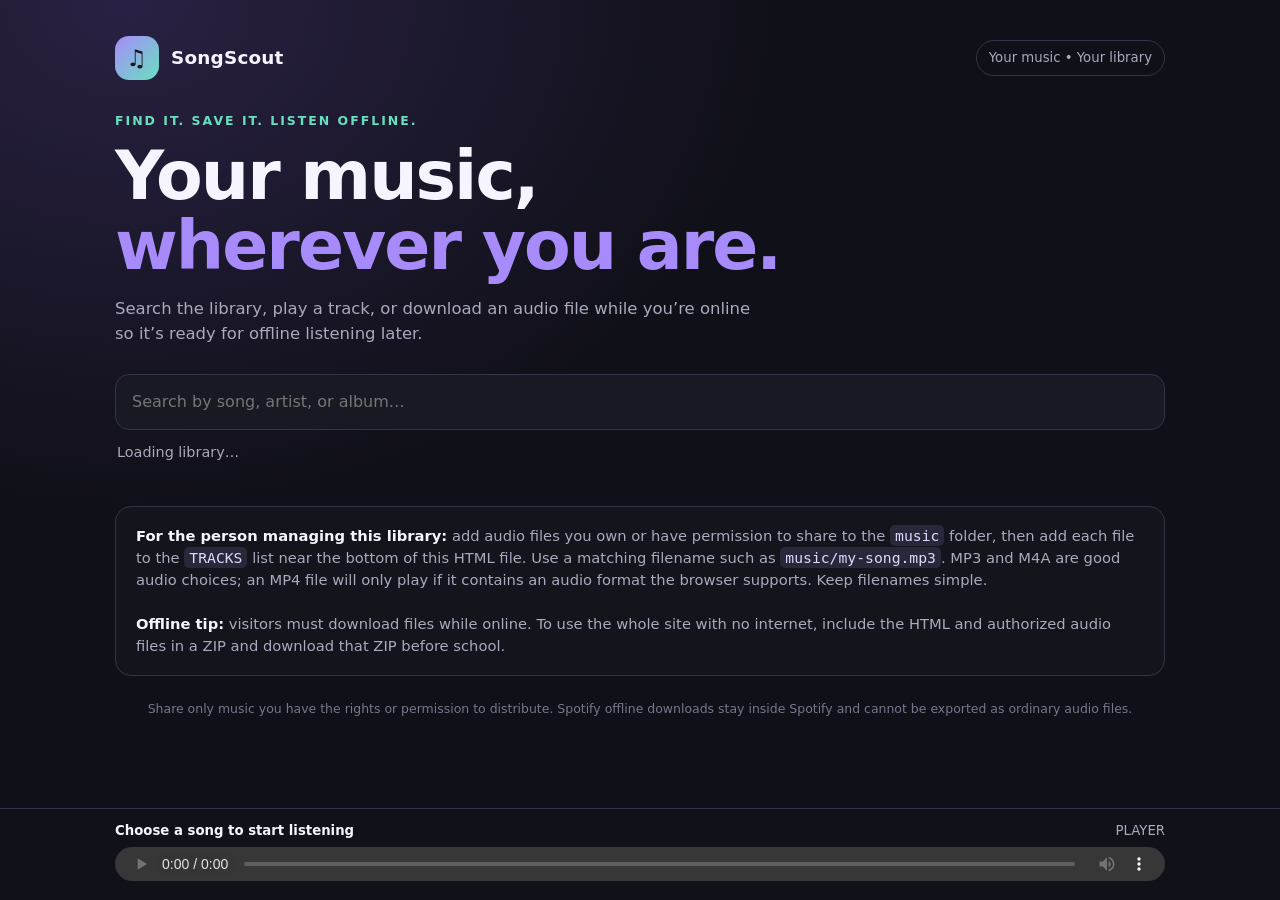
<file: songscout/index.html>
<!doctype html>
<html lang="en">
<head>
  <meta charset="utf-8">
  <meta name="viewport" content="width=device-width, initial-scale=1">
  <meta name="theme-color" content="#111119">
  <title>SongScout — Offline Music Library</title>
  <style>
    :root { color-scheme: dark; --bg:#101018; --panel:#191923; --panel2:#222231; --text:#f6f5ff; --muted:#aaa9bd; --accent:#a78bfa; --mint:#68e0c0; --border:#343447; }
    * { box-sizing:border-box; }
    body { margin:0; min-height:100vh; background:radial-gradient(ellipse at 10% 0%, #292143 0%, transparent 40%), var(--bg); color:var(--text); font:16px/1.5 system-ui,-apple-system,BlinkMacSystemFont,"Segoe UI",sans-serif; }
    .wrap { width:min(1050px, 100% - 32px); margin:auto; padding:36px 0 120px; }
    header { display:flex; align-items:center; justify-content:space-between; gap:16px; flex-wrap:wrap; margin-bottom:32px; }
    .brand { display:flex; align-items:center; gap:12px; font-weight:800; font-size:1.15rem; letter-spacing:.2px; }
    .logo { display:grid; place-items:center; width:44px; height:44px; border-radius:14px; background:linear-gradient(135deg,var(--accent),var(--mint)); color:#171522; font-size:23px; }
    .pill { border:1px solid var(--border); color:var(--muted); padding:7px 12px; border-radius:999px; font-size:.83rem; }
    .hero { max-width:740px; margin:30px 0 26px; }
    .eyebrow { color:var(--mint); font-size:.78rem; font-weight:800; letter-spacing:2px; text-transform:uppercase; }
    h1 { font-size:clamp(2.2rem,7vw,4.25rem); line-height:1.03; letter-spacing:-2px; margin:10px 0 16px; }
    h1 span { color:var(--accent); }
    .hero p { color:var(--muted); max-width:650px; margin:0; font-size:1.03rem; }
    .searchbar { display:flex; gap:10px; margin:28px 0 12px; }
    .searchbar input { min-width:0; flex:1; border:1px solid var(--border); background:var(--panel); color:var(--text); border-radius:14px; padding:15px 16px; font:inherit; outline:none; }
    .searchbar input:focus { border-color:var(--accent); box-shadow:0 0 0 3px #a78bfa22; }
    .count { color:var(--muted); font-size:.9rem; margin:12px 2px 18px; }
    .tracks { display:grid; grid-template-columns:repeat(auto-fit,minmax(min(100%,280px),1fr)); gap:14px; }
    .track { background:linear-gradient(140deg,#1c1c29,#171720); border:1px solid var(--border); border-radius:18px; padding:16px; display:flex; flex-direction:column; gap:14px; min-width:0; }
    .track-top { display:flex; align-items:center; gap:13px; min-width:0; }
    .cover { flex:0 0 58px; width:58px; height:58px; border-radius:13px; display:grid; place-items:center; background:linear-gradient(135deg,#514174,#235b56); font-size:25px; }
    .meta { min-width:0; }
    .meta h2 { margin:0 0 3px; font-size:1.02rem; overflow-wrap:anywhere; }
    .meta p { color:var(--muted); margin:0; font-size:.88rem; overflow-wrap:anywhere; }
    .format { color:var(--mint); font-size:.74rem; font-weight:750; text-transform:uppercase; letter-spacing:1px; }
    .actions { display:flex; gap:9px; margin-top:auto; }
    button, .download { border:0; border-radius:11px; padding:10px 13px; font:inherit; font-weight:750; text-decoration:none; text-align:center; cursor:pointer; }
    .play { background:var(--panel2); color:var(--text); flex:1; border:1px solid var(--border); }
    .download { background:var(--mint); color:#10201d; flex:1; }
    button:hover, .download:hover { filter:brightness(1.08); }
    .empty { grid-column:1/-1; border:1px dashed #4c4961; background:#19192399; border-radius:18px; padding:28px; color:var(--muted); }
    .empty h2 { color:var(--text); margin:0 0 8px; }
    .help { margin-top:24px; padding:18px 20px; border:1px solid var(--border); border-radius:16px; background:#161620bb; color:var(--muted); font-size:.92rem; }
    .help strong { color:var(--text); }
    .help code { color:#e0d8ff; background:#29283a; border-radius:5px; padding:2px 5px; }
    .player { position:fixed; z-index:5; bottom:0; left:0; right:0; padding:12px max(16px, calc((100vw - 1050px)/2)); border-top:1px solid var(--border); background:#12121bea; backdrop-filter:blur(18px); }
    .player-label { display:flex; gap:8px; align-items:center; justify-content:space-between; margin-bottom:6px; color:var(--muted); font-size:.83rem; }
    #nowPlaying { color:var(--text); font-weight:700; overflow:hidden; text-overflow:ellipsis; white-space:nowrap; }
    audio { width:100%; height:34px; }
    footer { margin-top:24px; color:#77768b; font-size:.78rem; text-align:center; }
    @media(max-width:500px) { .wrap{width:calc(100% - 22px);padding-top:22px}.searchbar{flex-direction:column}h1{letter-spacing:-1px}.player{padding:10px 11px} }
  </style>
</head>
<body>
  <main class="wrap">
    <header>
      <div class="brand"><div class="logo" aria-hidden="true">♫</div><span>SongScout</span></div>
      <div class="pill">Your music • Your library</div>
    </header>

    <section class="hero">
      <div class="eyebrow">Find it. Save it. Listen offline.</div>
      <h1>Your music,<br><span>wherever you are.</span></h1>
      <p>Search the library, play a track, or download an audio file while you’re online so it’s ready for offline listening later.</p>
    </section>

    <label class="searchbar" aria-label="Search music">
      <input id="search" type="search" placeholder="Search by song, artist, or album…" autocomplete="off">
    </label>
    <div class="count" id="count">Loading library…</div>
    <section id="tracks" class="tracks" aria-live="polite"></section>

    <aside class="help">
      <strong>For the person managing this library:</strong> add audio files you own or have permission to share to the <code>music</code> folder, then add each file to the <code>TRACKS</code> list near the bottom of this HTML file. Use a matching filename such as <code>music/my-song.mp3</code>. MP3 and M4A are good audio choices; an MP4 file will only play if it contains an audio format the browser supports. Keep filenames simple.
      <br><br><strong>Offline tip:</strong> visitors must download files while online. To use the whole site with no internet, include the HTML and authorized audio files in a ZIP and download that ZIP before school.
    </aside>
    <footer>Share only music you have the rights or permission to distribute. Spotify offline downloads stay inside Spotify and cannot be exported as ordinary audio files.</footer>
  </main>

  <div class="player">
    <div class="player-label"><span id="nowPlaying">Choose a song to start listening</span><span>PLAYER</span></div>
    <audio id="audio" controls preload="none"></audio>
  </div>

  <script>
    // ADD YOUR AUTHORIZED AUDIO FILES HERE.
    // Put each file in the music/ folder, then replace the example values below.
    // Example: { title: "My Song", artist: "Artist Name", album: "Album", file: "music/my-song.mp3" }
    const TRACKS = [
      // { title: "I wanna be yours",
    artist: "Arctic Monkeys",
    album: "Music",
    file: "I wanna be yours.mp3" },
      // { title: "Song Two", artist: "Another Artist", album: "Single", file: "music/song-two.m4a" },
    ];

    const tracksEl = document.getElementById('tracks');
    const searchEl = document.getElementById('search');
    const countEl = document.getElementById('count');
    const audio = document.getElementById('audio');
    const nowPlaying = document.getElementById('nowPlaying');

    function escapeHtml(value) {
      return String(value ?? '').replace(/[&<>"']/g, c => ({'&':'&amp;','<':'&lt;','>':'&gt;','"':'&quot;',"'":'&#39;'}[c]));
    }

    function playTrack(track) {
      audio.src = track.file;
      audio.load();
      nowPlaying.textContent = `${track.title} — ${track.artist}`;
      audio.play().catch(() => {
        nowPlaying.textContent = `Ready to play: ${track.title} — press Play on the player`;
      });
    }

    function render() {
      const query = searchEl.value.trim().toLowerCase();
      const filtered = TRACKS.filter(track => [track.title, track.artist, track.album].join(' ').toLowerCase().includes(query));
      countEl.textContent = `${filtered.length} ${filtered.length === 1 ? 'song' : 'songs'}${query ? ' found' : ' in your library'}`;

      if (TRACKS.length === 0) {
        tracksEl.innerHTML = `<div class="empty"><h2>Your library is ready for music.</h2><p>No tracks have been added yet. Edit the <code>TRACKS</code> list in <code>index.html</code>, and put matching, shareable audio files in the <code>music</code> folder. Example entry is included in the code comments.</p></div>`;
        return;
      }
      if (filtered.length === 0) {
        tracksEl.innerHTML = `<div class="empty"><h2>No matching songs</h2><p>Try a different song title, artist, or album.</p></div>`;
        return;
      }

      tracksEl.innerHTML = filtered.map((track, i) => {
        const ext = (track.file.split('.').pop() || 'audio').split('?')[0].toUpperCase();
        return `<article class="track">
          <div class="track-top"><div class="cover" aria-hidden="true">♫</div><div class="meta"><h2>${escapeHtml(track.title)}</h2><p>${escapeHtml(track.artist)}${track.album ? ' · ' + escapeHtml(track.album) : ''}</p></div></div>
          <div class="format">${escapeHtml(ext)} AUDIO FILE</div>
          <div class="actions"><button class="play" type="button" data-play="${i}">▶ Play</button><a class="download" href="${escapeHtml(track.file)}" download>↓ Download</a></div>
        </article>`;
      }).join('');

      tracksEl.querySelectorAll('[data-play]').forEach(button => {
        button.addEventListener('click', () => playTrack(filtered[Number(button.dataset.play)]));
      });
    }

    searchEl.addEventListener('input', render);
    render();
  </script>
</body>
</html>
</file>
